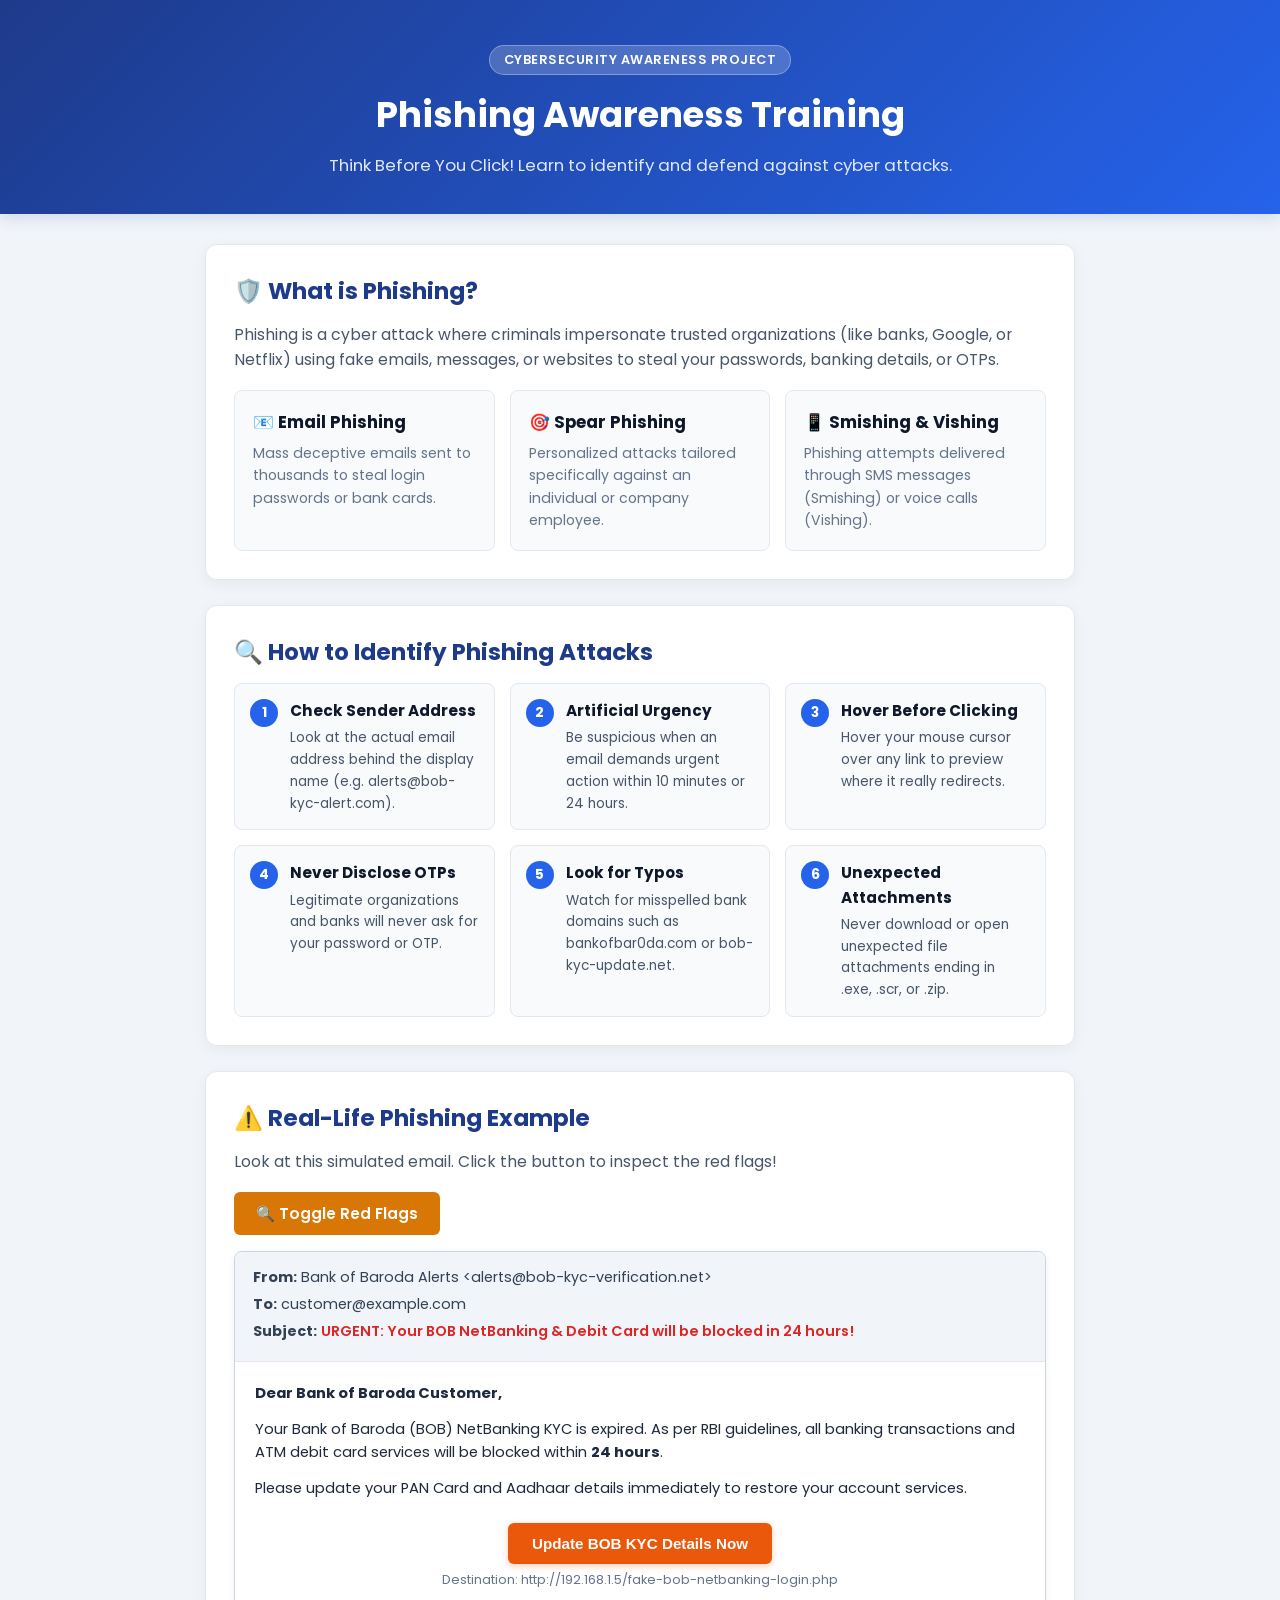
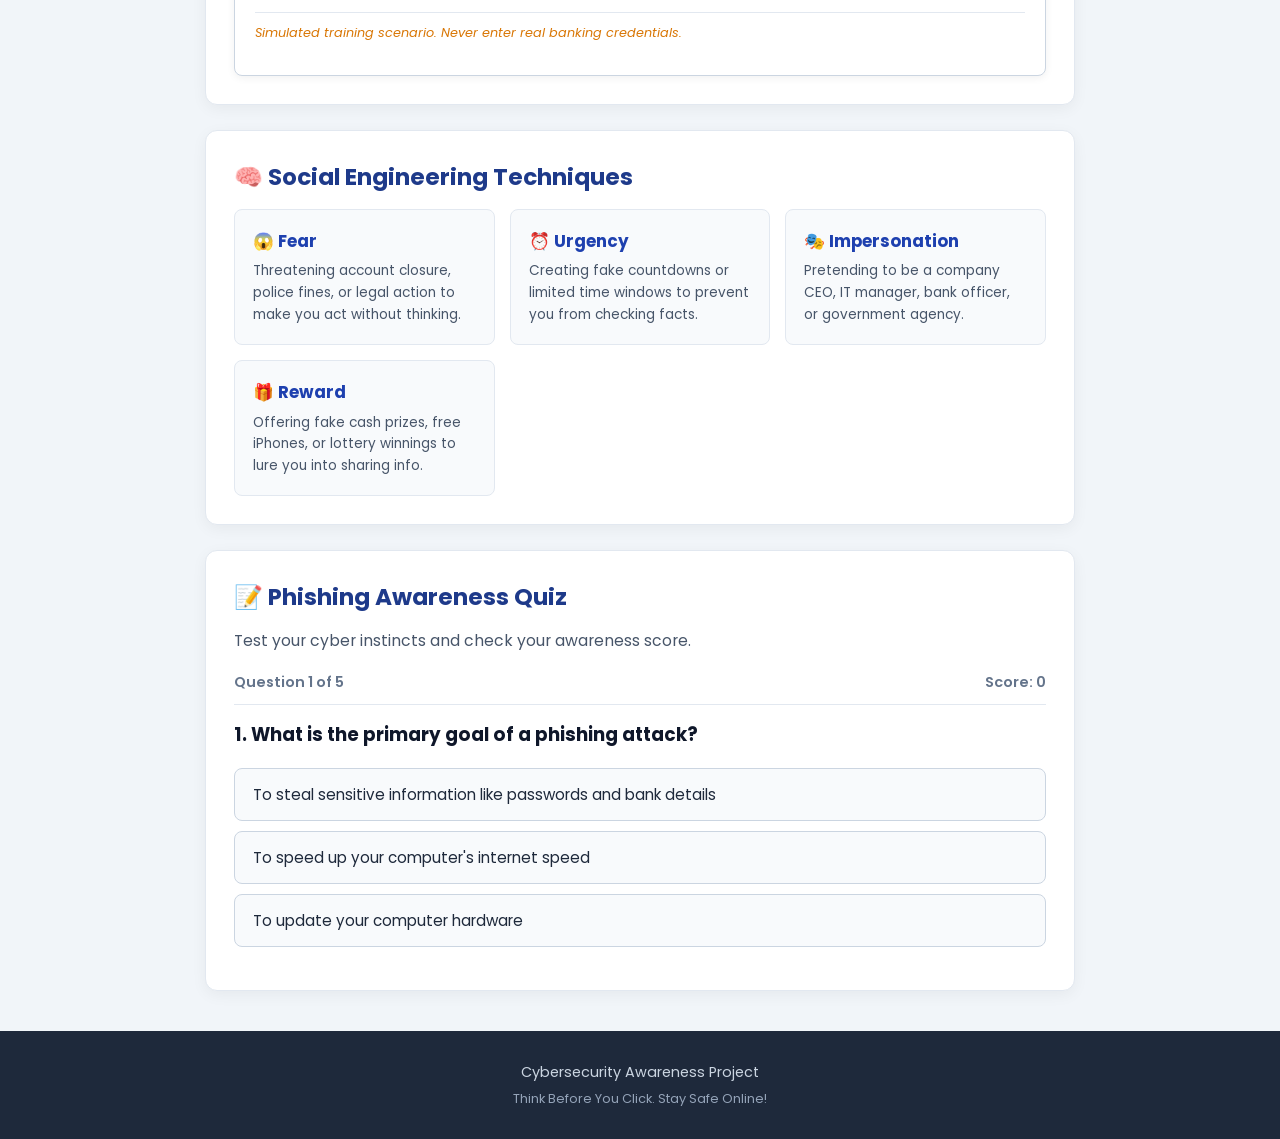
<file: index.html>
<!DOCTYPE html>
<html lang="en">

<head>
    <meta charset="UTF-8">
    <meta name="viewport" content="width=device-width, initial-scale=1.0">
    <title>Phishing Awareness Training | CodeAlpha</title>
    <!-- Google Font for clean modern look -->
    <link href="https://fonts.googleapis.com/css2?family=Poppins:wght@400;500;600;700&display=swap" rel="stylesheet">
    <link rel="stylesheet" href="style.css">
</head>

<body>

    <!-- Header Section -->
    <header>
        <div class="badge">Cybersecurity Awareness Project</div>
        <h1>Phishing Awareness Training</h1>
        <p>Think Before You Click! Learn to identify and defend against cyber attacks.</p>
    </header>

    <!-- Main Content -->
    <main class="container">

        <!-- 1. What is Phishing -->
        <section class="card">
            <h2>🛡️ What is Phishing?</h2>
            <p class="section-desc">
                Phishing is a cyber attack where criminals impersonate trusted organizations (like banks, Google, or
                Netflix) using fake emails, messages, or websites to steal your passwords, banking details, or OTPs.
            </p>

            <div class="types-grid">
                <div class="type-box">
                    <h3>📧 Email Phishing</h3>
                    <p>Mass deceptive emails sent to thousands to steal login passwords or bank cards.</p>
                </div>
                <div class="type-box">
                    <h3>🎯 Spear Phishing</h3>
                    <p>Personalized attacks tailored specifically against an individual or company employee.</p>
                </div>
                <div class="type-box">
                    <h3>📱 Smishing & Vishing</h3>
                    <p>Phishing attempts delivered through SMS messages (Smishing) or voice calls (Vishing).</p>
                </div>
            </div>
        </section>

        <!-- 2. How to Identify Phishing -->
        <section class="card">
            <h2>🔍 How to Identify Phishing Attacks</h2>
            <div class="tips-grid">
                <div class="tip-item">
                    <span class="tip-num">1</span>
                    <div>
                        <h4>Check Sender Address</h4>
                        <p>Look at the actual email address behind the display name (e.g. alerts@bob-kyc-alert.com).</p>
                    </div>
                </div>
                <div class="tip-item">
                    <span class="tip-num">2</span>
                    <div>
                        <h4>Artificial Urgency</h4>
                        <p>Be suspicious when an email demands urgent action within 10 minutes or 24 hours.</p>
                    </div>
                </div>
                <div class="tip-item">
                    <span class="tip-num">3</span>
                    <div>
                        <h4>Hover Before Clicking</h4>
                        <p>Hover your mouse cursor over any link to preview where it really redirects.</p>
                    </div>
                </div>
                <div class="tip-item">
                    <span class="tip-num">4</span>
                    <div>
                        <h4>Never Disclose OTPs</h4>
                        <p>Legitimate organizations and banks will never ask for your password or OTP.</p>
                    </div>
                </div>
                <div class="tip-item">
                    <span class="tip-num">5</span>
                    <div>
                        <h4>Look for Typos</h4>
                        <p>Watch for misspelled bank domains such as bankofbar0da.com or bob-kyc-update.net.</p>
                    </div>
                </div>
                <div class="tip-item">
                    <span class="tip-num">6</span>
                    <div>
                        <h4>Unexpected Attachments</h4>
                        <p>Never download or open unexpected file attachments ending in .exe, .scr, or .zip.</p>
                    </div>
                </div>
            </div>
        </section>

        <!-- 3. Real Phishing Example with Interactive Clues -->
        <section class="card">
            <h2>⚠️ Real-Life Phishing Example</h2>
            <p class="section-desc">Look at this simulated email. Click the button to inspect the red flags!</p>

            <button class="btn btn-warning" onclick="toggleRedFlags()">
                🔍 Toggle Red Flags
            </button>

            <!-- Simulated Email Container -->
            <div id="emailBox" class="email-mockup">
                <div class="email-header">
                    <p><b>From:</b> <span class="flag-target">Bank of Baroda Alerts &lt;alerts@bob-kyc-verification.net&gt;</span></p>
                    <p><b>To:</b> customer@example.com</p>
                    <p><b>Subject:</b> <span class="flag-target urgent-text">URGENT: Your BOB NetBanking & Debit Card will be blocked in 24 hours!</span></p>
                </div>
                <div class="email-body">
                    <p class="flag-target"><b>Dear Bank of Baroda Customer,</b></p>
                    <p>Your Bank of Baroda (BOB) NetBanking KYC is expired. As per RBI guidelines, all banking transactions and ATM debit card services will be blocked within <strong>24 hours</strong>.</p>
                    <p>Please update your PAN Card and Aadhaar details immediately to restore your account services.</p>

                    <div class="email-btn-box">
                        <button class="fake-link-btn"
                            onclick="alert('⚠️ Warning: In a real attack, this button steals your Bank of Baroda NetBanking password and OTP!')">
                            Update BOB KYC Details Now
                        </button>
                        <p class="flag-target fake-link-text">Destination: http://192.168.1.5/fake-bob-netbanking-login.php</p>
                    </div>

                    <p class="email-warning-note">Simulated training scenario. Never enter real banking credentials.</p>
                </div>
            </div>

            <!-- Clue Breakdown Box -->
            <div id="clueBox" class="clue-box" style="display: none;">
                <h3>🚩 Red Flags Found in this Email:</h3>
                <ul>
                    <li><b>Fake Bank Domain:</b> Notice <code>bob-kyc-verification.net</code> is a fake external domain. Official Bank of Baroda emails end in <code>bankofbaroda.in</code>.</li>
                    <li><b>Urgency & Fear:</b> Threatening "NetBanking & Debit Card Blocked in 24 hours" creates panic so you act quickly without thinking.</li>
                    <li><b>Generic Greeting:</b> Uses "Dear Bank of Baroda Customer" instead of your real name or masked account number.</li>
                    <li><b>Insecure Link:</b> The button directs to an unencrypted IP address (<code>http://192.168...</code>) rather than the official HTTPS Bank of Baroda portal.</li>
                </ul>
            </div>
        </section>

        <!-- 4. Social Engineering Techniques -->
        <section class="card">
            <h2>🧠 Social Engineering Techniques</h2>
            <div class="techniques-grid">
                <div class="technique-card">
                    <h3>😱 Fear</h3>
                    <p>Threatening account closure, police fines, or legal action to make you act without thinking.</p>
                </div>
                <div class="technique-card">
                    <h3>⏰ Urgency</h3>
                    <p>Creating fake countdowns or limited time windows to prevent you from checking facts.</p>
                </div>
                <div class="technique-card">
                    <h3>🎭 Impersonation</h3>
                    <p>Pretending to be a company CEO, IT manager, bank officer, or government agency.</p>
                </div>
                <div class="technique-card">
                    <h3>🎁 Reward</h3>
                    <p>Offering fake cash prizes, free iPhones, or lottery winnings to lure you into sharing info.</p>
                </div>
            </div>
        </section>

        <!-- 5. Phishing Awareness Quiz -->
        <section class="card quiz-card">
            <h2>📝 Phishing Awareness Quiz</h2>
            <p class="section-desc">Test your cyber instincts and check your awareness score.</p>

            <div class="quiz-status">
                <span id="quizCounter">Question 1 of 5</span>
                <span id="scoreText">Score: 0</span>
            </div>

            <!-- Question Text -->
            <h3 id="question" class="quiz-question">Loading question...</h3>

            <!-- Options Container -->
            <div id="answers" class="answers-container"></div>

            <!-- Feedback Message -->
            <p id="feedback" class="quiz-feedback"></p>

            <!-- Quiz Buttons -->
            <div class="quiz-actions">
                <button id="nextBtn" class="btn btn-primary" onclick="nextQuestion()" style="display: none;">
                    Next Question →
                </button>
                <button id="restartBtn" class="btn btn-secondary" onclick="restartQuiz()" style="display: none;">
                    🔄 Retake Quiz
                </button>
            </div>
        </section>

    </main>

    <!-- Footer -->
    <footer>
        <p>Cybersecurity Awareness Project </p>
        <p class="footer-note">Think Before You Click. Stay Safe Online!</p>
    </footer>

    <script src="script.js"></script>
</body>

</html>
</file>
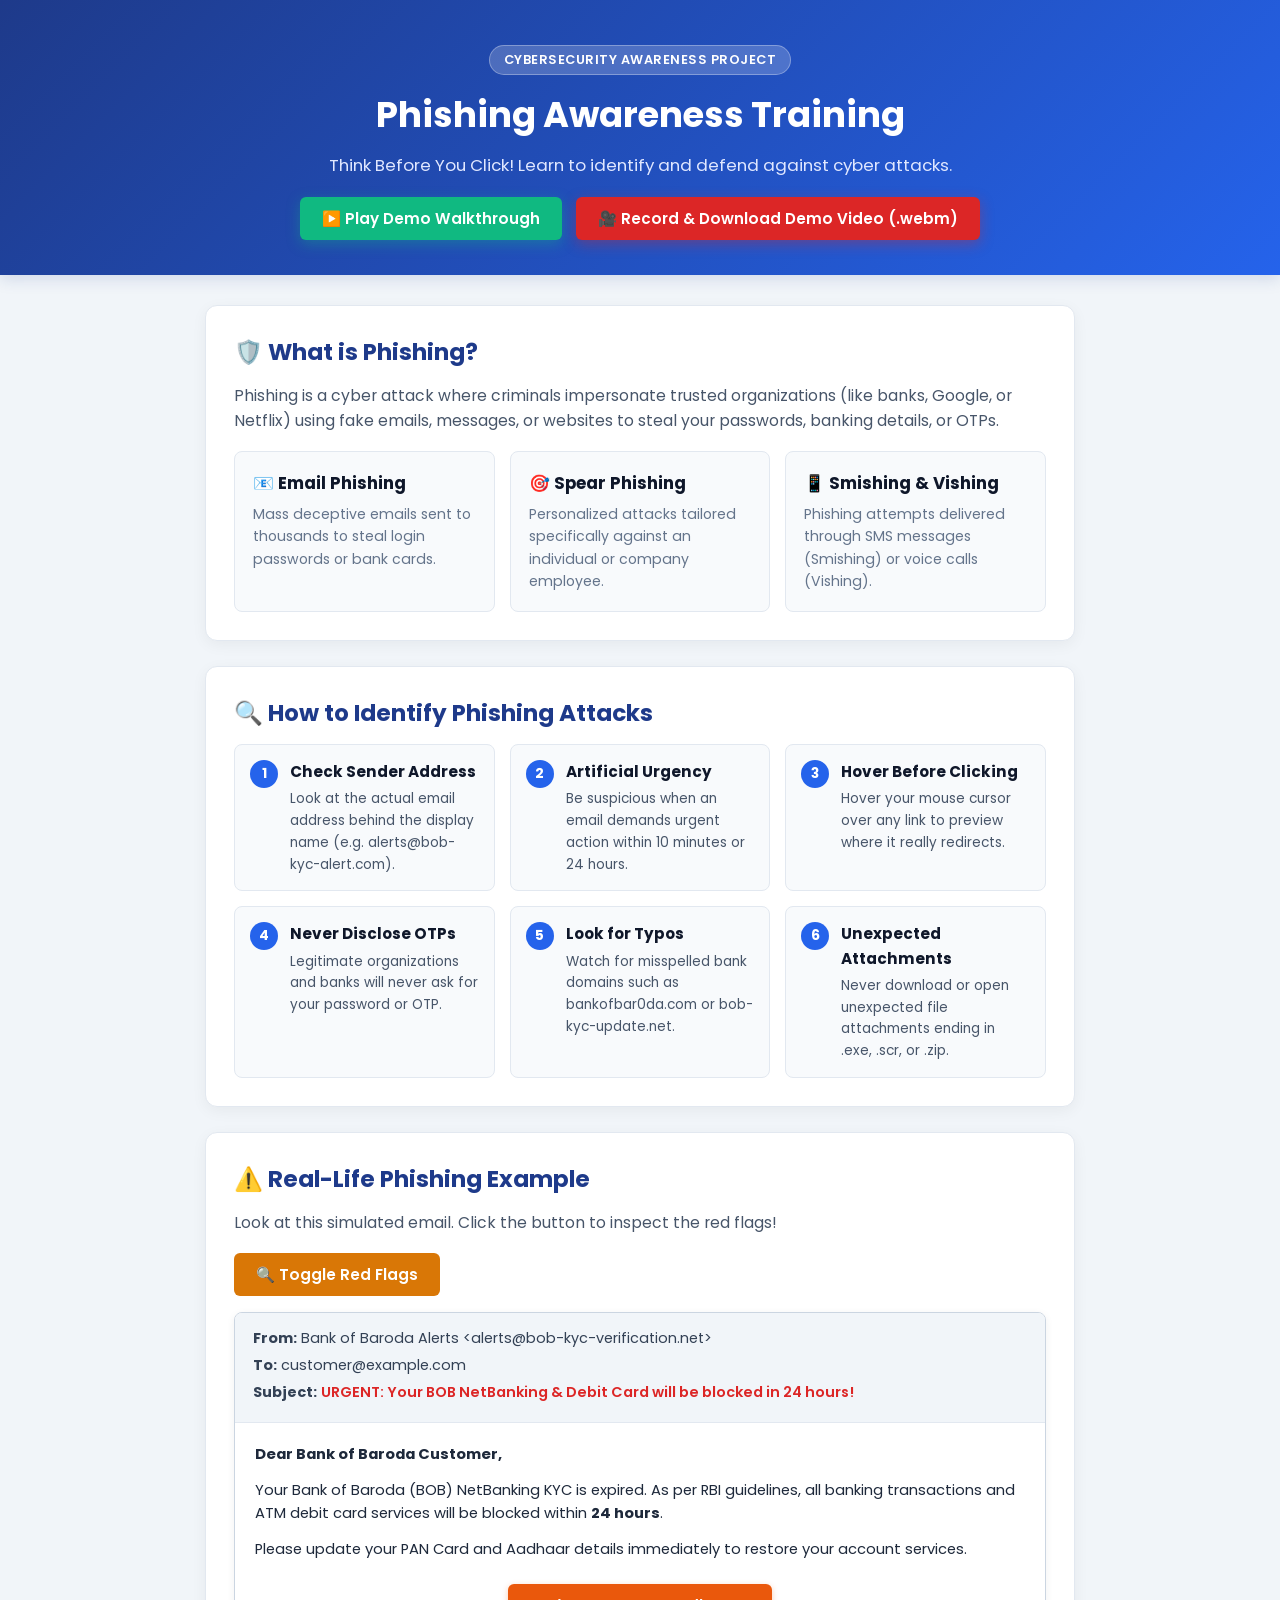
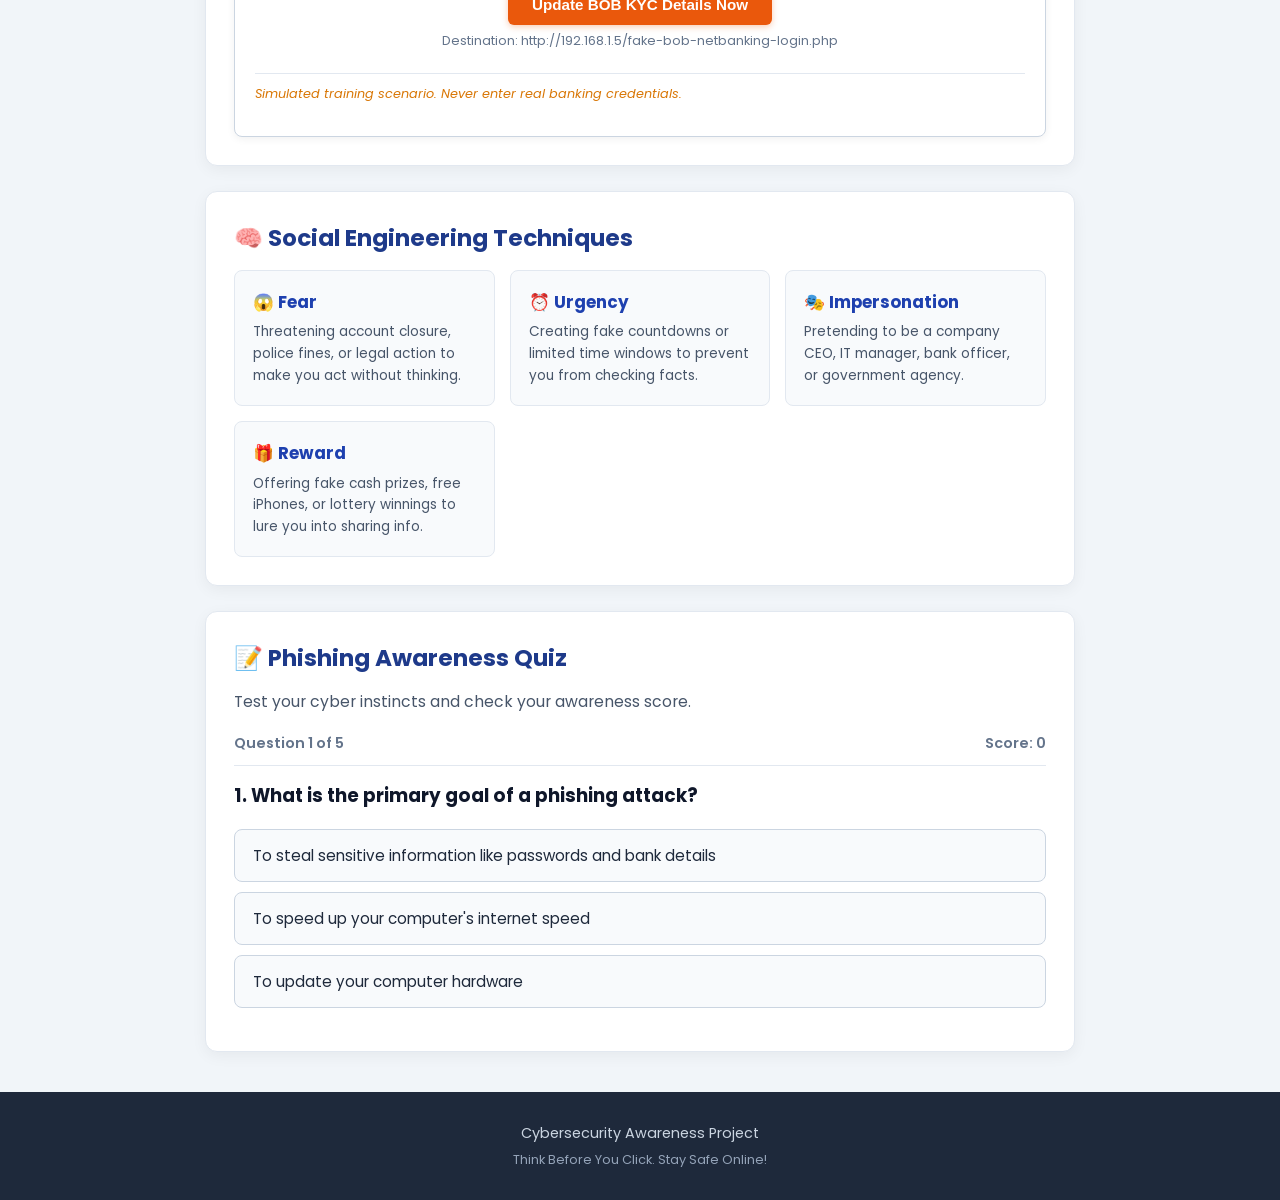
<file: Project-1-Phishing-Awareness/index.html>
<!DOCTYPE html>
<html lang="en">

<head>
    <meta charset="UTF-8">
    <meta name="viewport" content="width=device-width, initial-scale=1.0">
    <title>Phishing Awareness Training | CodeAlpha</title>
    <!-- Google Font for clean modern look -->
    <link href="https://fonts.googleapis.com/css2?family=Poppins:wght@400;500;600;700&display=swap" rel="stylesheet">
    <link rel="stylesheet" href="style.css">
</head>

<body>

    <!-- Header Section -->
    <header>
        <div class="badge">Cybersecurity Awareness Project</div>
        <h1>Phishing Awareness Training</h1>
        <p>Think Before You Click! Learn to identify and defend against cyber attacks.</p>
        <div class="header-actions">
            <button id="autoDemoBtn" class="btn btn-demo" onclick="startAutoDemo()">
                ▶️ Play Demo Walkthrough
            </button>
            <button id="recordVideoBtn" class="btn btn-record" onclick="recordAndDownloadVideo()">
                🎥 Record & Download Demo Video (.webm)
            </button>
        </div>
    </header>

    <!-- Main Content -->
    <main class="container">

        <!-- 1. What is Phishing -->
        <section class="card">
            <h2>🛡️ What is Phishing?</h2>
            <p class="section-desc">
                Phishing is a cyber attack where criminals impersonate trusted organizations (like banks, Google, or
                Netflix) using fake emails, messages, or websites to steal your passwords, banking details, or OTPs.
            </p>

            <div class="types-grid">
                <div class="type-box">
                    <h3>📧 Email Phishing</h3>
                    <p>Mass deceptive emails sent to thousands to steal login passwords or bank cards.</p>
                </div>
                <div class="type-box">
                    <h3>🎯 Spear Phishing</h3>
                    <p>Personalized attacks tailored specifically against an individual or company employee.</p>
                </div>
                <div class="type-box">
                    <h3>📱 Smishing & Vishing</h3>
                    <p>Phishing attempts delivered through SMS messages (Smishing) or voice calls (Vishing).</p>
                </div>
            </div>
        </section>

        <!-- 2. How to Identify Phishing -->
        <section class="card">
            <h2>🔍 How to Identify Phishing Attacks</h2>
            <div class="tips-grid">
                <div class="tip-item">
                    <span class="tip-num">1</span>
                    <div>
                        <h4>Check Sender Address</h4>
                        <p>Look at the actual email address behind the display name (e.g. alerts@bob-kyc-alert.com).</p>
                    </div>
                </div>
                <div class="tip-item">
                    <span class="tip-num">2</span>
                    <div>
                        <h4>Artificial Urgency</h4>
                        <p>Be suspicious when an email demands urgent action within 10 minutes or 24 hours.</p>
                    </div>
                </div>
                <div class="tip-item">
                    <span class="tip-num">3</span>
                    <div>
                        <h4>Hover Before Clicking</h4>
                        <p>Hover your mouse cursor over any link to preview where it really redirects.</p>
                    </div>
                </div>
                <div class="tip-item">
                    <span class="tip-num">4</span>
                    <div>
                        <h4>Never Disclose OTPs</h4>
                        <p>Legitimate organizations and banks will never ask for your password or OTP.</p>
                    </div>
                </div>
                <div class="tip-item">
                    <span class="tip-num">5</span>
                    <div>
                        <h4>Look for Typos</h4>
                        <p>Watch for misspelled bank domains such as bankofbar0da.com or bob-kyc-update.net.</p>
                    </div>
                </div>
                <div class="tip-item">
                    <span class="tip-num">6</span>
                    <div>
                        <h4>Unexpected Attachments</h4>
                        <p>Never download or open unexpected file attachments ending in .exe, .scr, or .zip.</p>
                    </div>
                </div>
            </div>
        </section>

        <!-- 3. Real Phishing Example with Interactive Clues -->
        <section class="card">
            <h2>⚠️ Real-Life Phishing Example</h2>
            <p class="section-desc">Look at this simulated email. Click the button to inspect the red flags!</p>

            <button class="btn btn-warning" onclick="toggleRedFlags()">
                🔍 Toggle Red Flags
            </button>

            <!-- Simulated Email Container -->
            <div id="emailBox" class="email-mockup">
                <div class="email-header">
                    <p><b>From:</b> <span class="flag-target">Bank of Baroda Alerts
                            &lt;alerts@bob-kyc-verification.net&gt;</span></p>
                    <p><b>To:</b> customer@example.com</p>
                    <p><b>Subject:</b> <span class="flag-target urgent-text">URGENT: Your BOB NetBanking & Debit Card
                            will be blocked in 24 hours!</span></p>
                </div>
                <div class="email-body">
                    <p class="flag-target"><b>Dear Bank of Baroda Customer,</b></p>
                    <p>Your Bank of Baroda (BOB) NetBanking KYC is expired. As per RBI guidelines, all banking
                        transactions and ATM debit card services will be blocked within <strong>24 hours</strong>.</p>
                    <p>Please update your PAN Card and Aadhaar details immediately to restore your account services.</p>

                    <div class="email-btn-box">
                        <button class="fake-link-btn"
                            onclick="alert('⚠️ Warning: In a real attack, this button steals your Bank of Baroda NetBanking password and OTP!')">
                            Update BOB KYC Details Now
                        </button>
                        <p class="flag-target fake-link-text">Destination:
                            http://192.168.1.5/fake-bob-netbanking-login.php</p>
                    </div>

                    <p class="email-warning-note">Simulated training scenario. Never enter real banking credentials.</p>
                </div>
            </div>

            <!-- Clue Breakdown Box -->
            <div id="clueBox" class="clue-box" style="display: none;">
                <h3>🚩 Red Flags Found in this Email:</h3>
                <ul>
                    <li><b>Fake Bank Domain:</b> Notice <code>bob-kyc-verification.net</code> is a fake external domain.
                        Official Bank of Baroda emails end in <code>bankofbaroda.in</code>.</li>
                    <li><b>Urgency & Fear:</b> Threatening "NetBanking & Debit Card Blocked in 24 hours" creates panic
                        so you act quickly without thinking.</li>
                    <li><b>Generic Greeting:</b> Uses "Dear Bank of Baroda Customer" instead of your real name or masked
                        account number.</li>
                    <li><b>Insecure Link:</b> The button directs to an unencrypted IP address
                        (<code>http://192.168...</code>) rather than the official HTTPS Bank of Baroda portal.</li>
                </ul>
            </div>
        </section>

        <!-- 4. Social Engineering Techniques -->
        <section class="card">
            <h2>🧠 Social Engineering Techniques</h2>
            <div class="techniques-grid">
                <div class="technique-card">
                    <h3>😱 Fear</h3>
                    <p>Threatening account closure, police fines, or legal action to make you act without thinking.</p>
                </div>
                <div class="technique-card">
                    <h3>⏰ Urgency</h3>
                    <p>Creating fake countdowns or limited time windows to prevent you from checking facts.</p>
                </div>
                <div class="technique-card">
                    <h3>🎭 Impersonation</h3>
                    <p>Pretending to be a company CEO, IT manager, bank officer, or government agency.</p>
                </div>
                <div class="technique-card">
                    <h3>🎁 Reward</h3>
                    <p>Offering fake cash prizes, free iPhones, or lottery winnings to lure you into sharing info.</p>
                </div>
            </div>
        </section>

        <!-- 5. Phishing Awareness Quiz -->
        <section class="card quiz-card">
            <h2>📝 Phishing Awareness Quiz</h2>
            <p class="section-desc">Test your cyber instincts and check your awareness score.</p>

            <div class="quiz-status">
                <span id="quizCounter">Question 1 of 5</span>
                <span id="scoreText">Score: 0</span>
            </div>

            <!-- Question Text -->
            <h3 id="question" class="quiz-question">Loading question...</h3>

            <!-- Options Container -->
            <div id="answers" class="answers-container"></div>

            <!-- Feedback Message -->
            <p id="feedback" class="quiz-feedback"></p>

            <!-- Quiz Buttons -->
            <div class="quiz-actions">
                <button id="nextBtn" class="btn btn-primary" onclick="nextQuestion()" style="display: none;">
                    Next Question →
                </button>
                <button id="restartBtn" class="btn btn-secondary" onclick="restartQuiz()" style="display: none;">
                    🔄 Retake Quiz
                </button>
            </div>
        </section>

    </main>

    <!-- Footer -->
    <footer>
        <p>Cybersecurity Awareness Project </p>
        <p class="footer-note">Think Before You Click. Stay Safe Online!</p>
    </footer>

    <script src="script.js"></script>
</body>

</html>
</file>
<file: style.css>
/* =======================================================
   Phishing Awareness Training - Clean Light Stylesheet
   CodeAlpha Cybersecurity Internship
   ======================================================= */

/* General Reset */
* {
    margin: 0;
    padding: 0;
    box-sizing: border-box;
}

body {
    font-family: 'Poppins', Arial, sans-serif;
    background-color: #f1f5f9; /* Clean soft light gray */
    color: #1e293b;            /* Dark readable text */
    line-height: 1.6;
}

/* Header Section */
header {
    background: linear-gradient(135deg, #1e3a8a, #2563eb); /* Professional Royal Blue */
    color: #ffffff;
    text-align: center;
    padding: 45px 20px 35px;
    box-shadow: 0 4px 15px rgba(30, 58, 138, 0.15);
}

.badge {
    display: inline-block;
    background: rgba(255, 255, 255, 0.2);
    color: #ffffff;
    font-size: 0.8rem;
    font-weight: 600;
    padding: 4px 14px;
    border-radius: 20px;
    margin-bottom: 12px;
    letter-spacing: 0.5px;
    text-transform: uppercase;
    border: 1px solid rgba(255, 255, 255, 0.3);
}

header h1 {
    font-size: 2.2rem;
    margin-bottom: 8px;
    font-weight: 700;
}

header p {
    color: #e0e7ff;
    font-size: 1.05rem;
}

/* Container */
.container {
    max-width: 900px;
    margin: 30px auto;
    padding: 0 15px;
}

/* Cards */
.card {
    background: #ffffff;
    border: 1px solid #e2e8f0;
    border-radius: 12px;
    padding: 28px;
    margin-bottom: 25px;
    box-shadow: 0 4px 15px rgba(0, 0, 0, 0.05); /* Soft natural shadow */
}

.card h2 {
    color: #1e3a8a;
    font-size: 1.45rem;
    margin-bottom: 12px;
}

.section-desc {
    color: #475569;
    margin-bottom: 18px;
    font-size: 0.98rem;
}

/* 1. Types Grid */
.types-grid {
    display: grid;
    grid-template-columns: repeat(auto-fit, minmax(240px, 1fr));
    gap: 15px;
    margin-top: 15px;
}

.type-box {
    background: #f8fafc;
    border: 1px solid #e2e8f0;
    border-radius: 8px;
    padding: 18px;
    transition: transform 0.2s, box-shadow 0.2s;
}

.type-box:hover {
    transform: translateY(-2px);
    box-shadow: 0 4px 12px rgba(0, 0, 0, 0.05);
}

.type-box h3 {
    font-size: 1.05rem;
    color: #0f172a;
    margin-bottom: 6px;
}

.type-box p {
    font-size: 0.88rem;
    color: #64748b;
}

/* 2. Identification Tips Grid */
.tips-grid {
    display: grid;
    grid-template-columns: repeat(auto-fit, minmax(260px, 1fr));
    gap: 15px;
}

.tip-item {
    background: #f8fafc;
    border: 1px solid #e2e8f0;
    border-radius: 8px;
    padding: 15px;
    display: flex;
    gap: 12px;
    align-items: flex-start;
}

.tip-num {
    background: #2563eb;
    color: #ffffff;
    width: 28px;
    height: 28px;
    border-radius: 50%;
    display: flex;
    align-items: center;
    justify-content: center;
    font-size: 0.85rem;
    font-weight: 700;
    flex-shrink: 0;
}

.tip-item h4 {
    color: #0f172a;
    font-size: 0.95rem;
    margin-bottom: 4px;
}

.tip-item p {
    color: #475569;
    font-size: 0.85rem;
}

.tip-item code {
    background: #e2e8f0;
    color: #1e40af;
    padding: 2px 5px;
    border-radius: 4px;
    font-size: 0.85rem;
}

/* 3. Phishing Email Simulator (Realistic Webmail Look) */
.email-mockup {
    background: #ffffff;
    border: 1px solid #cbd5e1;
    border-radius: 8px;
    margin-top: 16px;
    overflow: hidden;
    box-shadow: 0 2px 8px rgba(0, 0, 0, 0.06);
}

.email-header {
    background: #f1f5f9;
    padding: 14px 18px;
    border-bottom: 1px solid #e2e8f0;
    font-size: 0.9rem;
    color: #334155;
}

.email-header p {
    margin-bottom: 4px;
}

.urgent-text {
    color: #dc2626;
    font-weight: 600;
}

.email-body {
    padding: 20px;
    font-size: 0.92rem;
    color: #1e293b;
}

.email-body p {
    margin-bottom: 12px;
}

.email-btn-box {
    text-align: center;
    margin: 22px 0;
}

.fake-link-btn {
    background: #ea580c; /* BOB signature Bank Orange */
    color: white;
    border: none;
    padding: 12px 24px;
    border-radius: 6px;
    font-size: 0.95rem;
    font-weight: 600;
    cursor: pointer;
    box-shadow: 0 2px 6px rgba(234, 88, 12, 0.3);
}

.fake-link-btn:hover {
    background: #c2410c;
}

.fake-link-text {
    font-size: 0.8rem;
    color: #64748b;
    margin-top: 6px;
}

.email-warning-note {
    font-size: 0.8rem;
    color: #d97706;
    font-style: italic;
    border-top: 1px solid #e2e8f0;
    padding-top: 10px;
}

/* Red Flags Highlight on Email */
.highlight-flags .flag-target {
    background: #fee2e2;
    border: 1px dashed #dc2626;
    color: #b91c1c !important;
    padding: 2px 6px;
    border-radius: 4px;
    font-weight: 600;
}

.clue-box {
    background: #fef2f2;
    border: 1px solid #f87171;
    border-radius: 8px;
    padding: 18px;
    margin-top: 16px;
}

.clue-box h3 {
    color: #dc2626;
    font-size: 1.05rem;
    margin-bottom: 10px;
}

.clue-box ul {
    padding-left: 20px;
}

.clue-box li {
    margin-bottom: 8px;
    font-size: 0.9rem;
    color: #334155;
}

.clue-box code {
    background: #fee2e2;
    color: #991b1b;
    padding: 2px 5px;
    border-radius: 4px;
}

/* 4. Social Engineering Grid */
.techniques-grid {
    display: grid;
    grid-template-columns: repeat(auto-fit, minmax(200px, 1fr));
    gap: 15px;
}

.technique-card {
    background: #f8fafc;
    border: 1px solid #e2e8f0;
    border-radius: 8px;
    padding: 18px;
    transition: transform 0.2s;
}

.technique-card:hover {
    transform: translateY(-2px);
}

.technique-card h3 {
    font-size: 1.05rem;
    color: #1e40af;
    margin-bottom: 6px;
}

.technique-card p {
    font-size: 0.85rem;
    color: #475569;
}

/* 5. Phishing Quiz */
.quiz-status {
    display: flex;
    justify-content: space-between;
    font-size: 0.9rem;
    font-weight: 600;
    color: #64748b;
    border-bottom: 1px solid #e2e8f0;
    padding-bottom: 10px;
    margin-bottom: 15px;
}

.quiz-question {
    color: #0f172a;
    font-size: 1.15rem;
    margin-bottom: 18px;
}

.answers-container {
    display: flex;
    flex-direction: column;
    gap: 10px;
    margin-bottom: 15px;
}

/* Quiz Option Button */
.quiz-btn {
    background: #f8fafc;
    border: 1px solid #cbd5e1;
    color: #1e293b;
    padding: 14px 18px;
    border-radius: 8px;
    font-size: 0.95rem;
    text-align: left;
    cursor: pointer;
    font-family: inherit;
    transition: all 0.2s;
}

.quiz-btn:hover:not(:disabled) {
    background: #eff6ff;
    border-color: #2563eb;
    color: #1d4ed8;
}

.quiz-btn.correct {
    background: #dcfce7 !important;
    border-color: #16a34a !important;
    color: #15803d !important;
    font-weight: 600;
}

.quiz-btn.wrong {
    background: #fee2e2 !important;
    border-color: #dc2626 !important;
    color: #b91c1c !important;
    font-weight: 600;
}

.quiz-btn:disabled {
    cursor: default;
}

/* Quiz Feedback */
.quiz-feedback {
    font-size: 0.95rem;
    font-weight: 500;
    margin-bottom: 16px;
    padding: 12px 16px;
    border-radius: 6px;
    display: none;
}

.quiz-feedback.correct-msg {
    display: block;
    background: #dcfce7;
    border-left: 4px solid #16a34a;
    color: #166534;
}

.quiz-feedback.wrong-msg {
    display: block;
    background: #fee2e2;
    border-left: 4px solid #dc2626;
    color: #991b1b;
}

/* Standard Buttons */
.btn {
    border: none;
    padding: 10px 22px;
    border-radius: 6px;
    font-size: 0.95rem;
    font-weight: 600;
    cursor: pointer;
    font-family: inherit;
    transition: background 0.2s, transform 0.1s;
}

.btn-primary {
    background: #2563eb;
    color: white;
}

.btn-primary:hover {
    background: #1d4ed8;
}

.btn-warning {
    background: #d97706;
    color: #ffffff;
}

.btn-warning:hover {
    background: #b45309;
}

.btn-secondary {
    background: #475569;
    color: white;
}

.btn-secondary:hover {
    background: #334155;
}

.quiz-actions {
    display: flex;
    gap: 10px;
}

/* Footer */
footer {
    text-align: center;
    padding: 30px 15px;
    background: #1e293b;
    color: #cbd5e1;
    font-size: 0.9rem;
    margin-top: 40px;
}

.footer-note {
    font-size: 0.8rem;
    color: #94a3b8;
    margin-top: 5px;
}

/* Mobile Screen Adaptation */
@media (max-width: 650px) {
    header h1 {
        font-size: 1.7rem;
    }

    .card {
        padding: 20px;
    }
}
</file>
<file: Project-1-Phishing-Awareness/style.css>
/* =======================================================
   Phishing Awareness Training - Clean Light Stylesheet
   CodeAlpha Cybersecurity Internship
   ======================================================= */

/* General Reset */
* {
    margin: 0;
    padding: 0;
    box-sizing: border-box;
}

body {
    font-family: 'Poppins', Arial, sans-serif;
    background-color: #f1f5f9; /* Clean soft light gray */
    color: #1e293b;            /* Dark readable text */
    line-height: 1.6;
}

/* Header Section */
header {
    background: linear-gradient(135deg, #1e3a8a, #2563eb); /* Professional Royal Blue */
    color: #ffffff;
    text-align: center;
    padding: 45px 20px 35px;
    box-shadow: 0 4px 15px rgba(30, 58, 138, 0.15);
}

.badge {
    display: inline-block;
    background: rgba(255, 255, 255, 0.2);
    color: #ffffff;
    font-size: 0.8rem;
    font-weight: 600;
    padding: 4px 14px;
    border-radius: 20px;
    margin-bottom: 12px;
    letter-spacing: 0.5px;
    text-transform: uppercase;
    border: 1px solid rgba(255, 255, 255, 0.3);
}

header h1 {
    font-size: 2.2rem;
    margin-bottom: 8px;
    font-weight: 700;
}

header p {
    color: #e0e7ff;
    font-size: 1.05rem;
}

.header-actions {
    margin-top: 18px;
}

.btn-demo {
    background: #10b981;
    color: #ffffff;
    box-shadow: 0 4px 14px rgba(16, 185, 129, 0.35);
    font-size: 0.98rem;
    padding: 11px 24px;
    border-radius: 30px;
    transition: all 0.25s ease;
}

.btn-demo:hover {
    background: #059669;
    transform: translateY(-2px);
    box-shadow: 0 6px 18px rgba(16, 185, 129, 0.45);
}

.btn-record {
    background: #dc2626;
    color: #ffffff;
    box-shadow: 0 4px 14px rgba(220, 38, 38, 0.35);
    font-size: 0.98rem;
    padding: 11px 24px;
    border-radius: 30px;
    transition: all 0.25s ease;
    margin-left: 10px;
}

.btn-record:hover {
    background: #b91c1c;
    transform: translateY(-2px);
    box-shadow: 0 6px 18px rgba(220, 38, 38, 0.45);
}

/* Container */
.container {
    max-width: 900px;
    margin: 30px auto;
    padding: 0 15px;
}

/* Cards */
.card {
    background: #ffffff;
    border: 1px solid #e2e8f0;
    border-radius: 12px;
    padding: 28px;
    margin-bottom: 25px;
    box-shadow: 0 4px 15px rgba(0, 0, 0, 0.05); /* Soft natural shadow */
}

.card h2 {
    color: #1e3a8a;
    font-size: 1.45rem;
    margin-bottom: 12px;
}

.section-desc {
    color: #475569;
    margin-bottom: 18px;
    font-size: 0.98rem;
}

/* 1. Types Grid */
.types-grid {
    display: grid;
    grid-template-columns: repeat(auto-fit, minmax(240px, 1fr));
    gap: 15px;
    margin-top: 15px;
}

.type-box {
    background: #f8fafc;
    border: 1px solid #e2e8f0;
    border-radius: 8px;
    padding: 18px;
    transition: transform 0.2s, box-shadow 0.2s;
}

.type-box:hover {
    transform: translateY(-2px);
    box-shadow: 0 4px 12px rgba(0, 0, 0, 0.05);
}

.type-box h3 {
    font-size: 1.05rem;
    color: #0f172a;
    margin-bottom: 6px;
}

.type-box p {
    font-size: 0.88rem;
    color: #64748b;
}

/* 2. Identification Tips Grid */
.tips-grid {
    display: grid;
    grid-template-columns: repeat(auto-fit, minmax(260px, 1fr));
    gap: 15px;
}

.tip-item {
    background: #f8fafc;
    border: 1px solid #e2e8f0;
    border-radius: 8px;
    padding: 15px;
    display: flex;
    gap: 12px;
    align-items: flex-start;
}

.tip-num {
    background: #2563eb;
    color: #ffffff;
    width: 28px;
    height: 28px;
    border-radius: 50%;
    display: flex;
    align-items: center;
    justify-content: center;
    font-size: 0.85rem;
    font-weight: 700;
    flex-shrink: 0;
}

.tip-item h4 {
    color: #0f172a;
    font-size: 0.95rem;
    margin-bottom: 4px;
}

.tip-item p {
    color: #475569;
    font-size: 0.85rem;
}

.tip-item code {
    background: #e2e8f0;
    color: #1e40af;
    padding: 2px 5px;
    border-radius: 4px;
    font-size: 0.85rem;
}

/* 3. Phishing Email Simulator (Realistic Webmail Look) */
.email-mockup {
    background: #ffffff;
    border: 1px solid #cbd5e1;
    border-radius: 8px;
    margin-top: 16px;
    overflow: hidden;
    box-shadow: 0 2px 8px rgba(0, 0, 0, 0.06);
}

.email-header {
    background: #f1f5f9;
    padding: 14px 18px;
    border-bottom: 1px solid #e2e8f0;
    font-size: 0.9rem;
    color: #334155;
}

.email-header p {
    margin-bottom: 4px;
}

.urgent-text {
    color: #dc2626;
    font-weight: 600;
}

.email-body {
    padding: 20px;
    font-size: 0.92rem;
    color: #1e293b;
}

.email-body p {
    margin-bottom: 12px;
}

.email-btn-box {
    text-align: center;
    margin: 22px 0;
}

.fake-link-btn {
    background: #ea580c; /* BOB signature Bank Orange */
    color: white;
    border: none;
    padding: 12px 24px;
    border-radius: 6px;
    font-size: 0.95rem;
    font-weight: 600;
    cursor: pointer;
    box-shadow: 0 2px 6px rgba(234, 88, 12, 0.3);
}

.fake-link-btn:hover {
    background: #c2410c;
}

.fake-link-text {
    font-size: 0.8rem;
    color: #64748b;
    margin-top: 6px;
}

.email-warning-note {
    font-size: 0.8rem;
    color: #d97706;
    font-style: italic;
    border-top: 1px solid #e2e8f0;
    padding-top: 10px;
}

/* Red Flags Highlight on Email */
.highlight-flags .flag-target {
    background: #fee2e2;
    border: 1px dashed #dc2626;
    color: #b91c1c !important;
    padding: 2px 6px;
    border-radius: 4px;
    font-weight: 600;
}

.clue-box {
    background: #fef2f2;
    border: 1px solid #f87171;
    border-radius: 8px;
    padding: 18px;
    margin-top: 16px;
}

.clue-box h3 {
    color: #dc2626;
    font-size: 1.05rem;
    margin-bottom: 10px;
}

.clue-box ul {
    padding-left: 20px;
}

.clue-box li {
    margin-bottom: 8px;
    font-size: 0.9rem;
    color: #334155;
}

.clue-box code {
    background: #fee2e2;
    color: #991b1b;
    padding: 2px 5px;
    border-radius: 4px;
}

/* 4. Social Engineering Grid */
.techniques-grid {
    display: grid;
    grid-template-columns: repeat(auto-fit, minmax(200px, 1fr));
    gap: 15px;
}

.technique-card {
    background: #f8fafc;
    border: 1px solid #e2e8f0;
    border-radius: 8px;
    padding: 18px;
    transition: transform 0.2s;
}

.technique-card:hover {
    transform: translateY(-2px);
}

.technique-card h3 {
    font-size: 1.05rem;
    color: #1e40af;
    margin-bottom: 6px;
}

.technique-card p {
    font-size: 0.85rem;
    color: #475569;
}

/* 5. Phishing Quiz */
.quiz-status {
    display: flex;
    justify-content: space-between;
    font-size: 0.9rem;
    font-weight: 600;
    color: #64748b;
    border-bottom: 1px solid #e2e8f0;
    padding-bottom: 10px;
    margin-bottom: 15px;
}

.quiz-question {
    color: #0f172a;
    font-size: 1.15rem;
    margin-bottom: 18px;
}

.answers-container {
    display: flex;
    flex-direction: column;
    gap: 10px;
    margin-bottom: 15px;
}

/* Quiz Option Button */
.quiz-btn {
    background: #f8fafc;
    border: 1px solid #cbd5e1;
    color: #1e293b;
    padding: 14px 18px;
    border-radius: 8px;
    font-size: 0.95rem;
    text-align: left;
    cursor: pointer;
    font-family: inherit;
    transition: all 0.2s;
}

.quiz-btn:hover:not(:disabled) {
    background: #eff6ff;
    border-color: #2563eb;
    color: #1d4ed8;
}

.quiz-btn.correct {
    background: #dcfce7 !important;
    border-color: #16a34a !important;
    color: #15803d !important;
    font-weight: 600;
}

.quiz-btn.wrong {
    background: #fee2e2 !important;
    border-color: #dc2626 !important;
    color: #b91c1c !important;
    font-weight: 600;
}

.quiz-btn:disabled {
    cursor: default;
}

/* Quiz Feedback */
.quiz-feedback {
    font-size: 0.95rem;
    font-weight: 500;
    margin-bottom: 16px;
    padding: 12px 16px;
    border-radius: 6px;
    display: none;
}

.quiz-feedback.correct-msg {
    display: block;
    background: #dcfce7;
    border-left: 4px solid #16a34a;
    color: #166534;
}

.quiz-feedback.wrong-msg {
    display: block;
    background: #fee2e2;
    border-left: 4px solid #dc2626;
    color: #991b1b;
}

/* Standard Buttons */
.btn {
    border: none;
    padding: 10px 22px;
    border-radius: 6px;
    font-size: 0.95rem;
    font-weight: 600;
    cursor: pointer;
    font-family: inherit;
    transition: background 0.2s, transform 0.1s;
}

.btn-primary {
    background: #2563eb;
    color: white;
}

.btn-primary:hover {
    background: #1d4ed8;
}

.btn-warning {
    background: #d97706;
    color: #ffffff;
}

.btn-warning:hover {
    background: #b45309;
}

.btn-secondary {
    background: #475569;
    color: white;
}

.btn-secondary:hover {
    background: #334155;
}

.quiz-actions {
    display: flex;
    gap: 10px;
}

/* Footer */
footer {
    text-align: center;
    padding: 30px 15px;
    background: #1e293b;
    color: #cbd5e1;
    font-size: 0.9rem;
    margin-top: 40px;
}

.footer-note {
    font-size: 0.8rem;
    color: #94a3b8;
    margin-top: 5px;
}

/* Mobile Screen Adaptation */
@media (max-width: 650px) {
    header h1 {
        font-size: 1.7rem;
    }

    .card {
        padding: 20px;
    }
}
</file>
